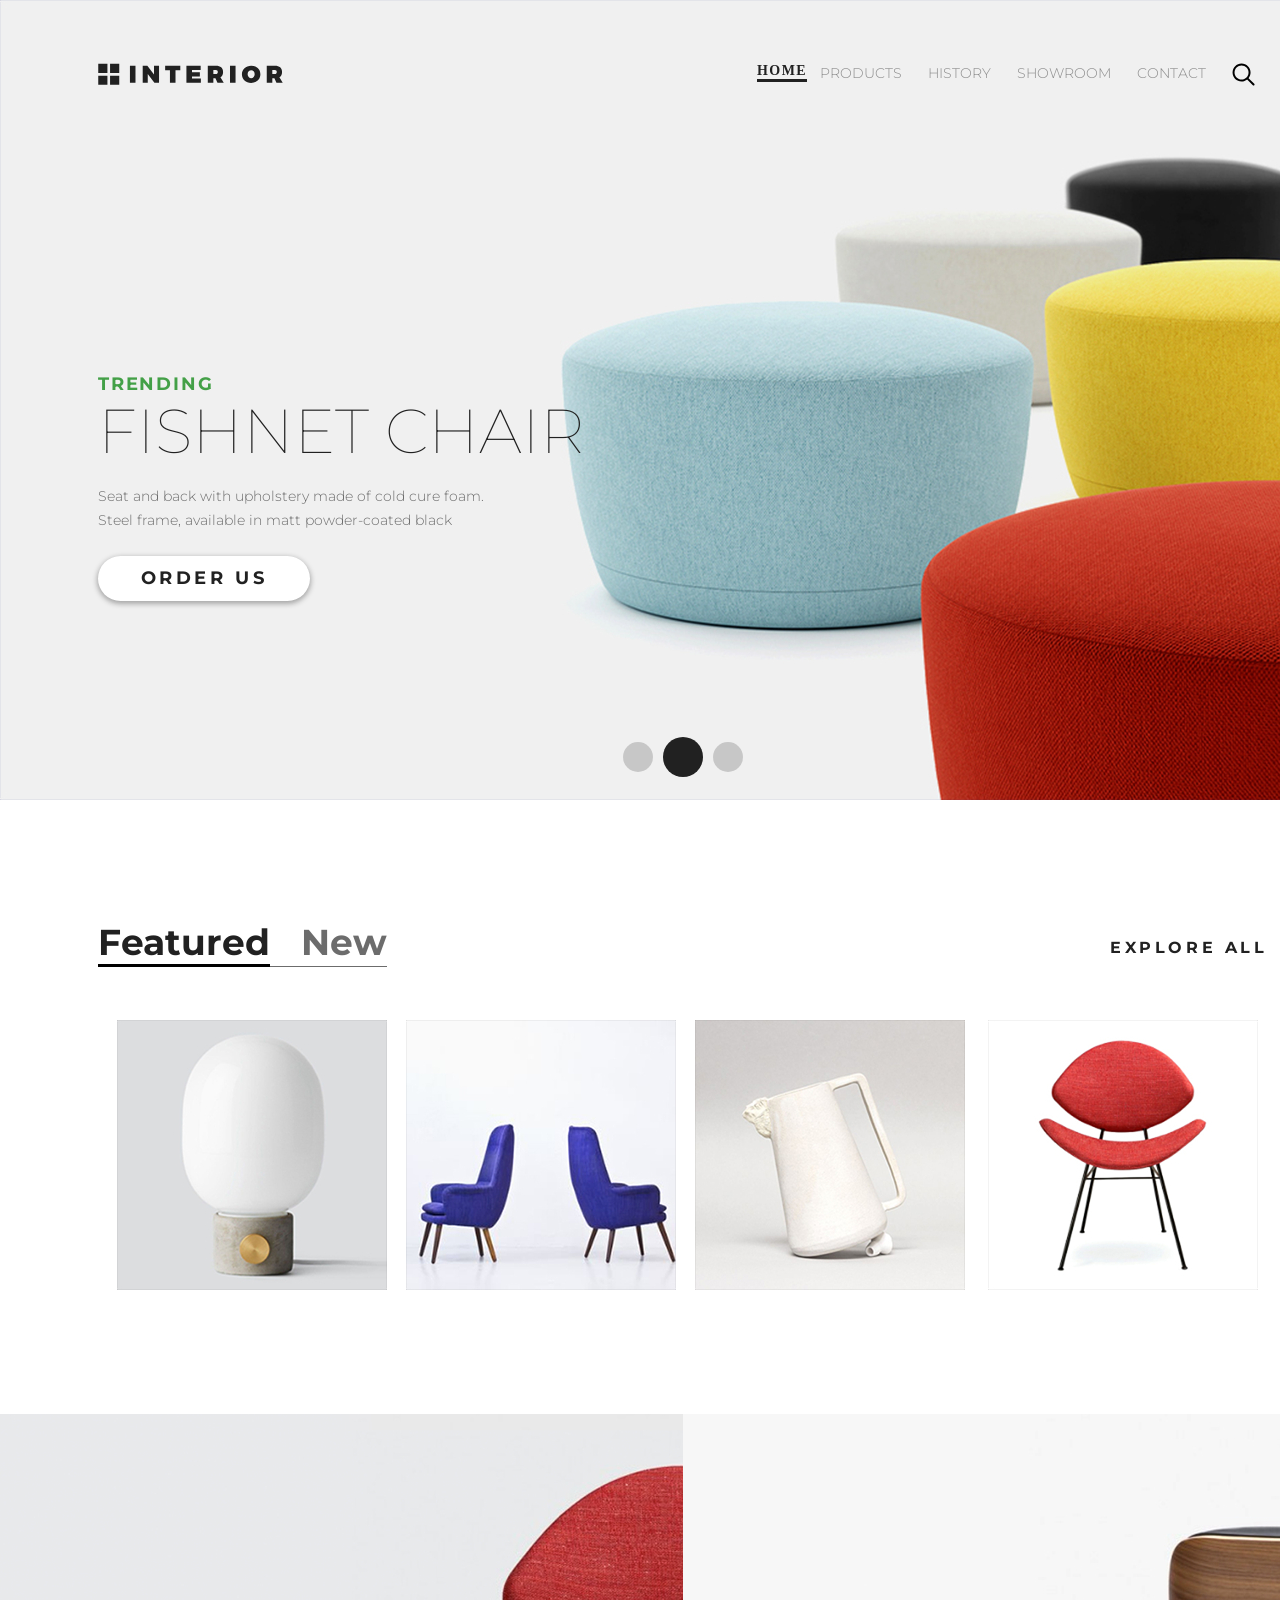
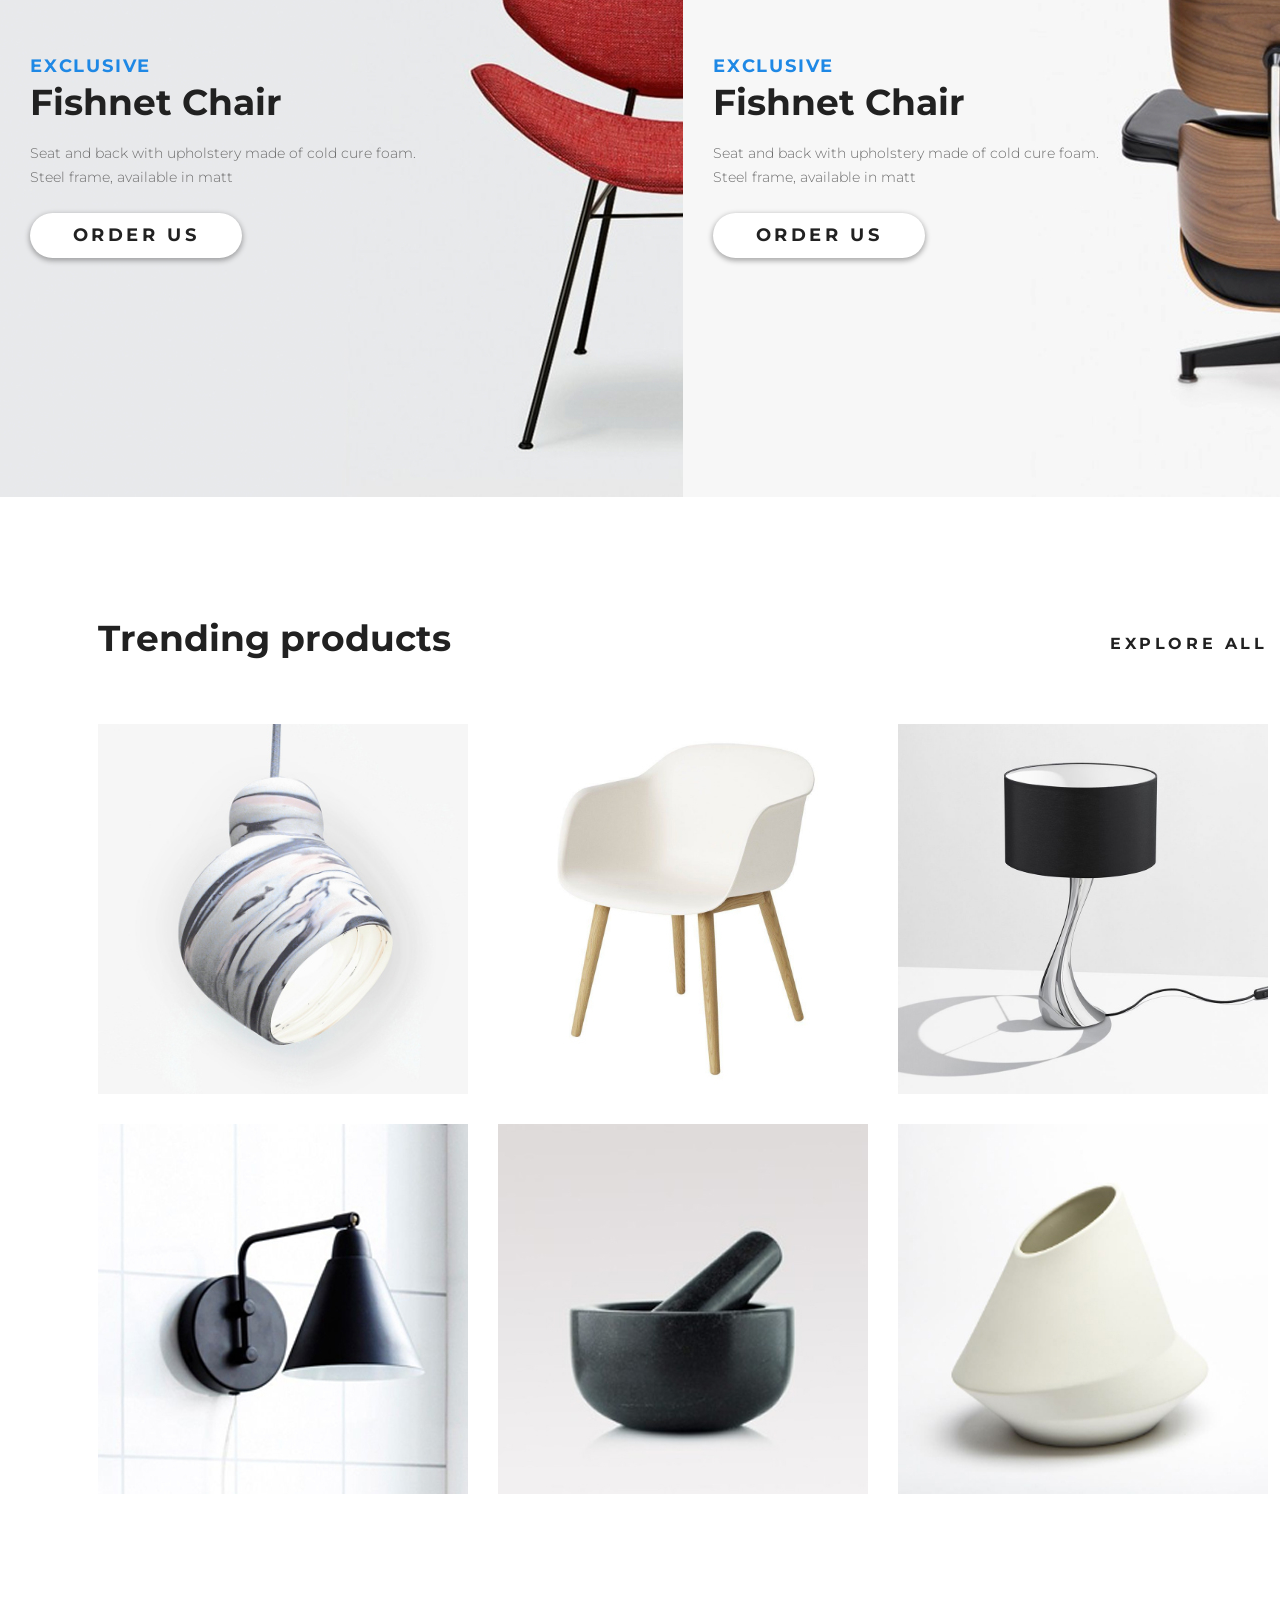
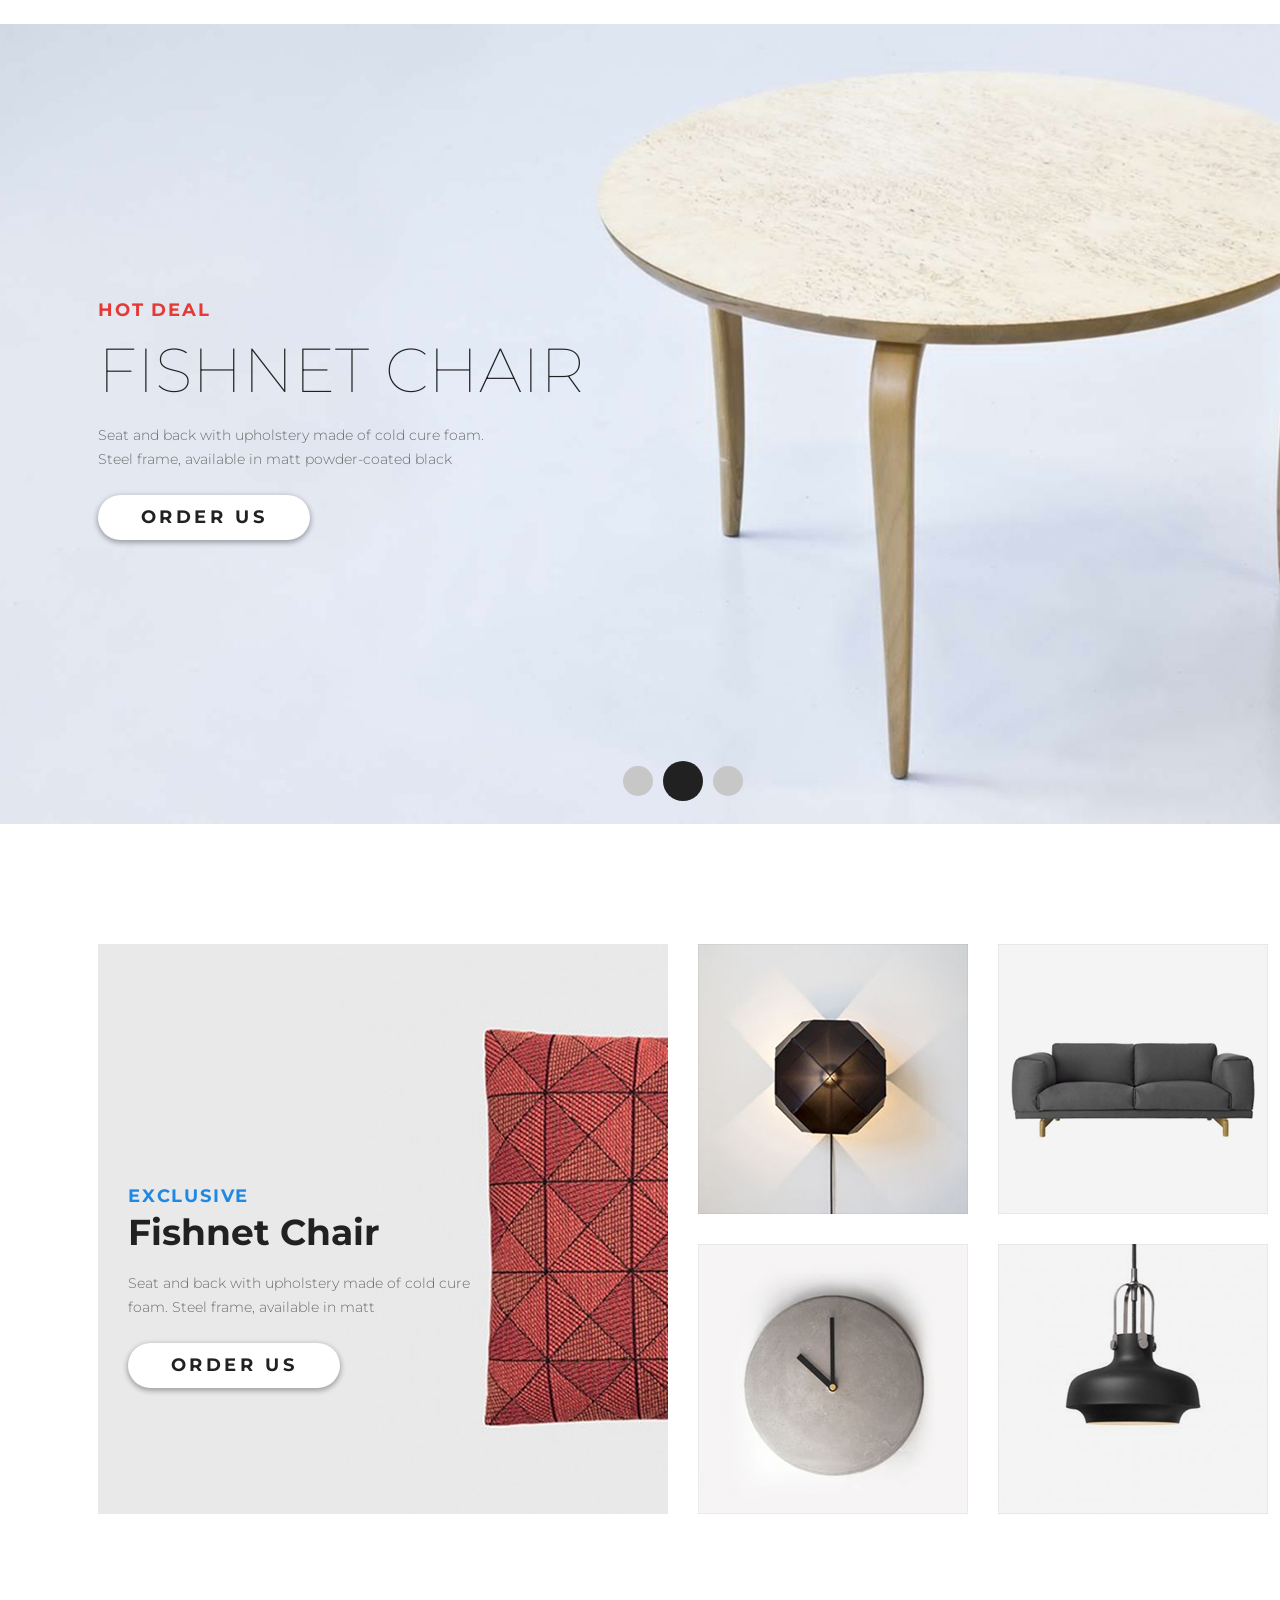
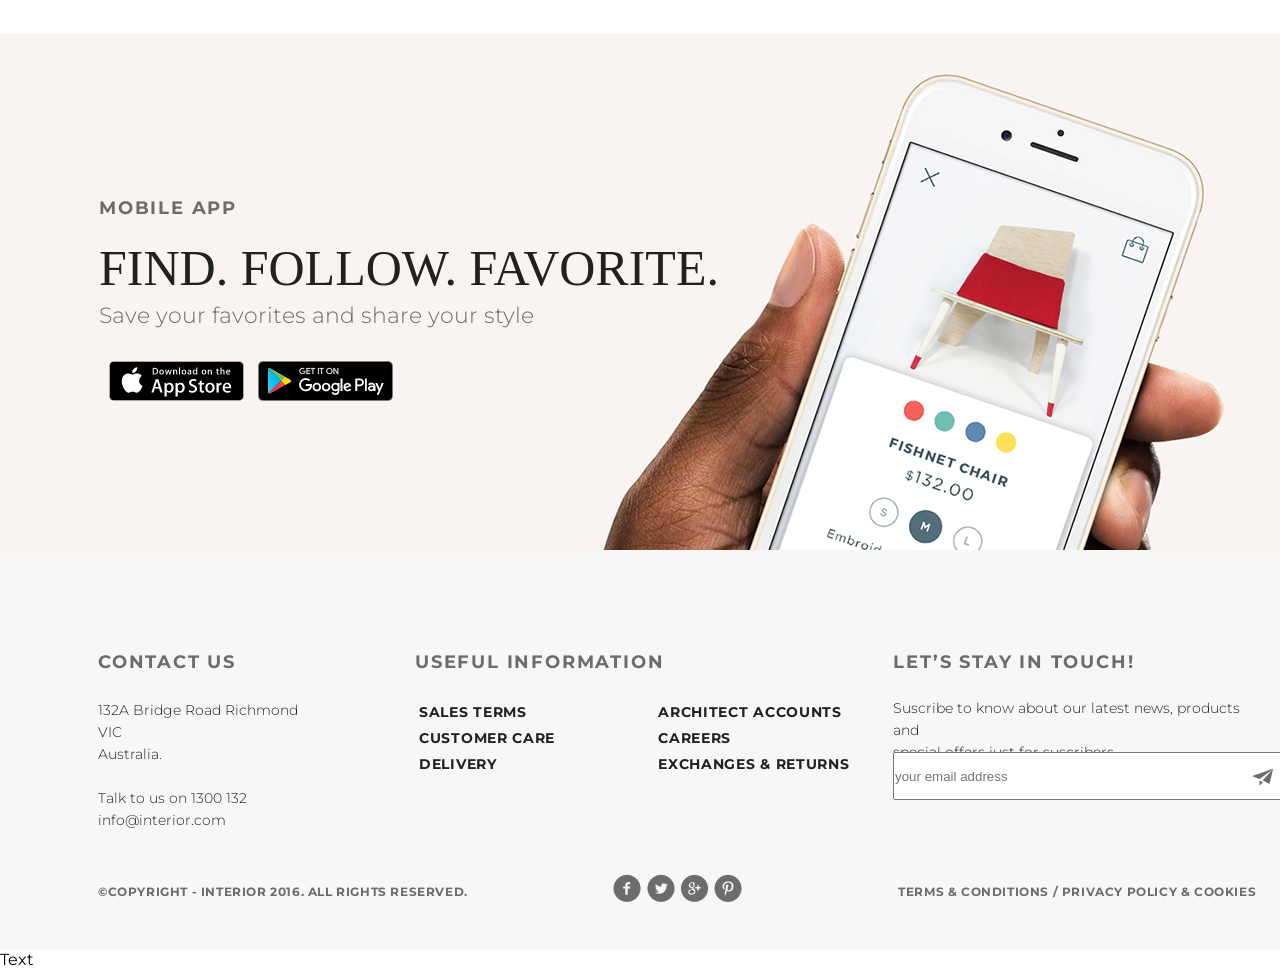
<file: Макет дизайна/index.html>
<!DOCTYPE html>
<html lang="en">

<head>
    <meta charset="UTF-8">
    <title>Main</title>
    <link rel="stylesheet" href="style/style.css">
    <link rel="stylesheet" href="style/style_products.css">
    <link rel="stylesheet" href="style/style_details.css">
  <link href="https://fonts.googleapis.com/css?family=Montserrat:100,300,400,700&display=swap" rel="stylesheet">
</head>

<body>
    <div class="container">
        <div class="slider padding-site">
            <div class="header clearfix">
                <a href="#"><img src="img/logo.svg" alt="logo"></a>
                <ul class="menu clearfix">
                    <li class="menu-list"><a href="#" class="menu-link-active">Home</a></li>
                    <li class="menu-list"><a href="products.html" class="menu-link">Products</a></li>
                    <li class="menu-list"><a href="#" class="menu-link">History</a></li>
                    <li class="menu-list"><a href="#" class="menu-link">Showroom</a></li>
                    <li class="menu-list"><a href="contacts.html" class="menu-link">Contact</a></li>
                    <li class="menu-list"><a href="#" class="menu-link"><img src="img/search.svg" alt="search"></a></li>
                </ul>
            </div>
            <div class="slider-text">
                <p class="slider-trending">TRENDING</p>
                <h2 class="slider-h2">Fishnet Chair</h2>
                <p class="slider-content">Seat and back with upholstery made of cold cure foam. Steel frame, available in matt powder-coated black</p>
                <a href="#" class="button">order us</a>
            </div>
            <div class="pagination">
                <a href="#" class="circle"></a><a href="#" class="circle circle-active"></a><a href="#" class="circle"></a>
            </div>
        </div>
        <div class="Featured-product padding-site">
            <div class="tab-controll">
                <ul class="menu-FN">
                    <li class="menu-list"><a href="#" class="menu-link-FN-active">Featured</a></li>
                    <li class="menu-list"><a href="#" class="menu-link-FN">New</a></li>
                </ul>
                <a href="#" class="explore  clearfix">Explore all</a>
            </div>
            <div class="tab-content">
              <div class="first_img">
               <a href="#" class="product"><img src="img/product-1.jpg" alt="1"></a>
                </div>
                 <div class="text_and_img">
                <img src="img/product-2.jpg" alt="1">
                <div class="hitman">
                <a href="product-details.html"><img src="img/arrow.svg" alt="2"></a>
                  <h3>Fishnet Chair</h3>
                  <p>Seat and back with upholstery made of cold cure foam.</p>
                   </div>
               </div>
                <a href="#" class="product"><img src="img/product-3.jpg" alt="3"></a>
                <a href="#" class="product"><img src="img/product-4.jpg" alt="4"></a>
            </div>
        </div>
        <div class="promo-product">
            <div class="promo-content1">
                <div class="promo-text">
                    <p class="promo-exclusive">exclusive</p>
                    <h2 class="promo-h2-ex">Fishnet Chair</h2>
                    <p class="slider-content">Seat and back with upholstery made of cold cure foam. Steel frame, available in matt</p>
                    <a href="#" class="button">order us</a>
                </div>
            </div>
            <div class="promo-content2">
                <div class="promo-text">
                    <p class="promo-exclusive">exclusive</p>
                    <h2 class="promo-h2-ex">Fishnet Chair</h2>
                    <p class="slider-content">Seat and back with upholstery made of cold cure foam. Steel frame, available in matt</p>
                    <a href="#" class="button">order us</a>
                </div>
            </div>

        </div>
        <div class="trending-product padding-site">
            <div class="title clearfix">
                <p class="trend_prod">Trending products</p>
                <a href="#" class="explore  clearfix">Explore all</a>
            </div>
            <div class="products padding-bottom clearfix">
               <div class="row">
                   <div class="col-md-4">
                            <a href="#"><img src="img/product-11.jpg" alt=""></a>
                   </div>
                    <div class="col-md-4">
                       <a href="#"><img src="img/product-21.jpg" alt=""></a>
                   </div>
                    <div class="col-md-4">
                         <a href="#"><img src="img/product-31.jpg" alt=""></a>
                   </div>
               </div>
            <div class="row">
                   <div class="col-md-4">
                            <a href="#"><img src="img/product-41.jpg" alt=""></a>
                   </div>
                    <div class="col-md-4">
                       <a href="#"><img src="img/product-5.jpg" alt=""></a>
                   </div>
                    <div class="col-md-4">
                         <a href="#"><img src="img/product-6.jpg" alt=""></a>
                   </div>
               </div>
                
              
           
            </div>
        </div>
        <div class="sliderHotDeal padding-site">
            <div class="slider-text_hotDeal">
                <p class="slider-hotDeal">hot deal</p>
                <h2 class="slider-h2">Fishnet Chair</h2>
                <p class="slider-content">Seat and back with upholstery made of cold cure foam. Steel frame, available in matt powder-coated black</p>
                <a href="#" class="button">order us</a>
            </div>
            <div class="pagination">
                <a href="#" class="circle"></a><a href="#" class="circle circle-active"></a><a href="#" class="circle"></a>
            </div>
        </div>
        <div class="exclusive-product padding-site">
            <div class="exclusive-content">
                <div class="promo-text">
                    <p class="promo-exclusive">exclusive</p>
                    <h2 class="promo-h2-ex">Fishnet Chair</h2>
                    <p class="slider-content-ex">Seat and back with upholstery made of cold cure foam. Steel frame, available in matt</p>
                    <a href="#" class="button">order us</a>
                </div>
            </div>
            <a href="#"><img src="img/product-2-sm.jpg" alt="" class="exclusive_img"></a>
            <a href="#"> <img src="img/product-3-sm.jpg" alt="" class="exclusive_img"></a>
            <a href="#"><img src="img/product-4-sm.jpg" alt="" class="exclusive_img"></a>
            <a href="#"><img src="img/product-5-sm.jpg" alt="" class="exclusive_img"></a>
        </div>
        <div class="mobile-app">
            <div class="mobile-text">
                <p class="app">mobile app</p>
                <h2 class="FFF">Find. Follow. Favorite.</h2>
                <p class="Save">Save your favorites and share your style</p>
                <a href="#" class="store"><img src="img/app-store.jpg" alt=""></a>
                <a href="#" class="store"><img src="img/google-play.jpg" alt=""></a>
            </div>
        </div>
        <div class="footer padding-site">
            <div class="head_foot clearfix">
                <h3 class="contact_us">contact us</h3>
                 <h3 class="contact_us">useful information</h3>
                  <h3 class="contact_us" style="padding-right: 0;padding-left:50px">Let’s Stay in Touch!</h3>
            </div>
            <div class="useful_info clearfix">
                <p class="foot_text with_padding">132A Bridge Road Richmond VIC<br> Australia.<br><br>

                    Talk to us on 1300 132<br>
                    info@interior.com</p>
                <ul class="info">
                    <li><a href="#"  class="info-text">Sales terms</a></li>
                    <li><a href="#"  class="info-text">Customer care</a></li>
                    <li><a href="#"  class="info-text">Delivery</a></li>
                </ul>
                <ul class="info">
                    <li><a href="#"  class="info-text">Architect accounts</a></li>
                    <li><a href="#"  class="info-text">Careers</a> </li>
                    <li><a href="#"  class="info-text">Exchanges &amp; returns</a></li>
                </ul>
            <p class="foot_text sub">Suscribe to know about our latest news, products and<br> special offers just for suscribers.</p>
           <input type="search" placeholder="your email address">
           <a href="#"><img src="img/telega.png" alt="" class="telega"></a>
            </div>
            <div class="foot clearfix">
                <p class="foot_end left_foot">&copy;Copyright - INTERIOR 2016. All Rights Reserved.</p><p class="foot_end center_foot"><a href="https://vk.com" target="_blank"><img src="img/social-links.png" alt="social-link" class="social-link"></a></p><p class="foot_end right_foot">Terms &amp; Conditions  /  Privacy policy &amp; Cookies</p>
            </div>
        </div>
    </div>
    <div>Text</div>
</body>

</html>
</file>
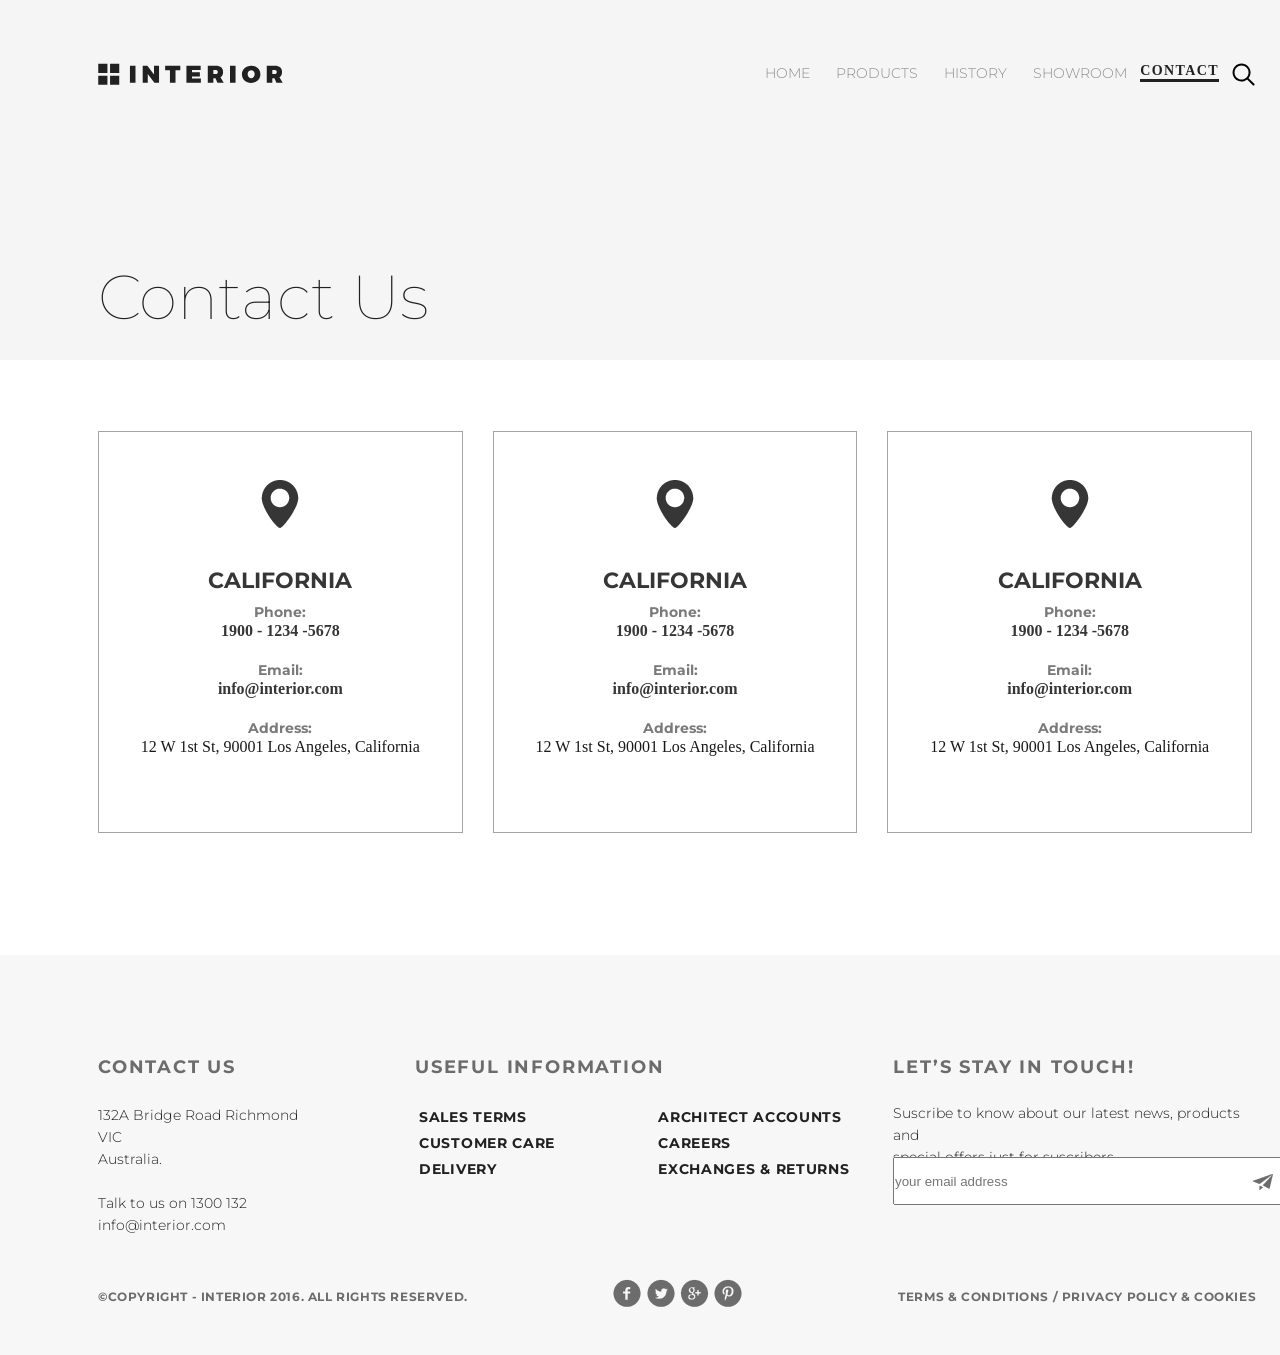
<file: Макет дизайна/contacts.html>
<!DOCTYPE html>
<html lang="en">

<head>
    <meta charset="UTF-8">
    <title>Contacts</title>
    <link rel="stylesheet" href="style/style.css">
    <link rel="stylesheet" href="style/style_contact.css">
    <link href="https://fonts.googleapis.com/css?family=Montserrat:100,300,400,700&display=swap" rel="stylesheet">
</head>

<body>
    <div class="container">
        <div class="slider-contact padding-site">
            <div class="header clearfix">
                <a href="index.html"><img src="img/logo.svg" alt="logo"></a>
                <ul class="menu clearfix">
                    <li class="menu-list"><a href="index.html" class="menu-link">Home</a></li>
                    <li class="menu-list"><a href="products.html" class="menu-link">Products</a></li>
                    <li class="menu-list"><a href="#" class="menu-link">History</a></li>
                    <li class="menu-list"><a href="#" class="menu-link">Showroom</a></li>
                    <li class="menu-list"><a href="#" class="menu-link-active">Contact</a></li>
                    <li class="menu-list"><a href="#" class="menu-link"><img src="img/search.svg" alt="search"></a></li>
                </ul>
            </div>
            <p class="contacts_name">Contact Us</p>
        </div>
        <div class="california padding-site clearfix">
            <div class="calif">
               <img src="img/contacts/spot.jpg" alt="spot" class="spot">
                <p class="text_calif"> california</p>
                <div class="phone">
                    <p class="Phone-Email-Address">Phone:</p>
                    <p class="inf-for">1900 - 1234 -5678</p>
                </div>
                <div class="email">
                    <p class="Phone-Email-Address">Email:</p>
                    <p class="inf-for">info@interior.com</p>
                </div>
                <div class="address">
                    <p class="Phone-Email-Address">Address:</p>
                    <p class="LA_calif">12 W 1st St, 90001 Los Angeles, California</p>
                </div>
            </div>
            <div class="calif">
               <img src="img/contacts/spot.jpg" alt="spot" class="spot">
               <p class="text_calif"> california</p>
                <div class="phone">
                    <p class="Phone-Email-Address">Phone:</p>
                    <p class="inf-for">1900 - 1234 -5678</p>
                </div>
                <div class="email">
                    <p class="Phone-Email-Address">Email:</p>
                    <p class="inf-for">info@interior.com</p>
                </div>
                <div class="address">
                    <p class="Phone-Email-Address">Address:</p>
                    <p class="LA_calif">12 W 1st St, 90001 Los Angeles, California</p>
                </div></div>
            <div class="calif" style="margin-right:0;">
               <img src="img/contacts/spot.jpg" alt="spot" class="spot">
               <p class="text_calif"> california</p>
                <div class="phone">
                    <p class="Phone-Email-Address">Phone:</p>
                    <p class="inf-for">1900 - 1234 -5678</p>
                </div>
                <div class="email">
                    <p class="Phone-Email-Address">Email:</p>
                    <p class="inf-for">info@interior.com</p>
                </div>
                <div class="address">
                    <p class="Phone-Email-Address">Address:</p>
                    <p class="LA_calif">12 W 1st St, 90001 Los Angeles, California</p>
                </div></div>
        </div>
        <div class="footer padding-site">
            <div class="head_foot clearfix">
                <h3 class="contact_us">contact us</h3>
                 <h3 class="contact_us">useful information</h3>
                  <h3 class="contact_us" style="padding-right: 0;padding-left:50px">Let’s Stay in Touch!</h3>
            </div>
            <div class="useful_info clearfix">
                <p class="foot_text with_padding">132A Bridge Road Richmond VIC<br> Australia.<br><br>

                    Talk to us on 1300 132<br>
                    info@interior.com</p>
                <ul class="info">
                    <li><a href="#"  class="info-text">Sales terms</a></li>
                    <li><a href="#"  class="info-text">Customer care</a></li>
                    <li><a href="#"  class="info-text">Delivery</a></li>
                </ul>
                <ul class="info">
                    <li><a href="#"  class="info-text">Architect accounts</a></li>
                    <li><a href="#"  class="info-text">Careers</a> </li>
                    <li><a href="#"  class="info-text">Exchanges &amp; returns</a></li>
                </ul>
            <p class="foot_text sub">Suscribe to know about our latest news, products and<br> special offers just for suscribers.</p>
           <input type="search" placeholder="your email address">
            <a href="#"><img src="img/telega.png" alt="" class="telega"></a>
            </div>
            <div class="foot clearfix">
                <p class="foot_end left_foot">&copy;Copyright - INTERIOR 2016. All Rights Reserved.</p><p class="foot_end center_foot"><a href="https://vk.com" target="_blank"><img src="img/social-links.png" alt="social-link" class="social-link"></a></p><p class="foot_end right_foot">Terms &amp; Conditions  /  Privacy policy &amp; Cookies</p>
            </div>
        </div>
    </div>
</body>

</html>
</file>
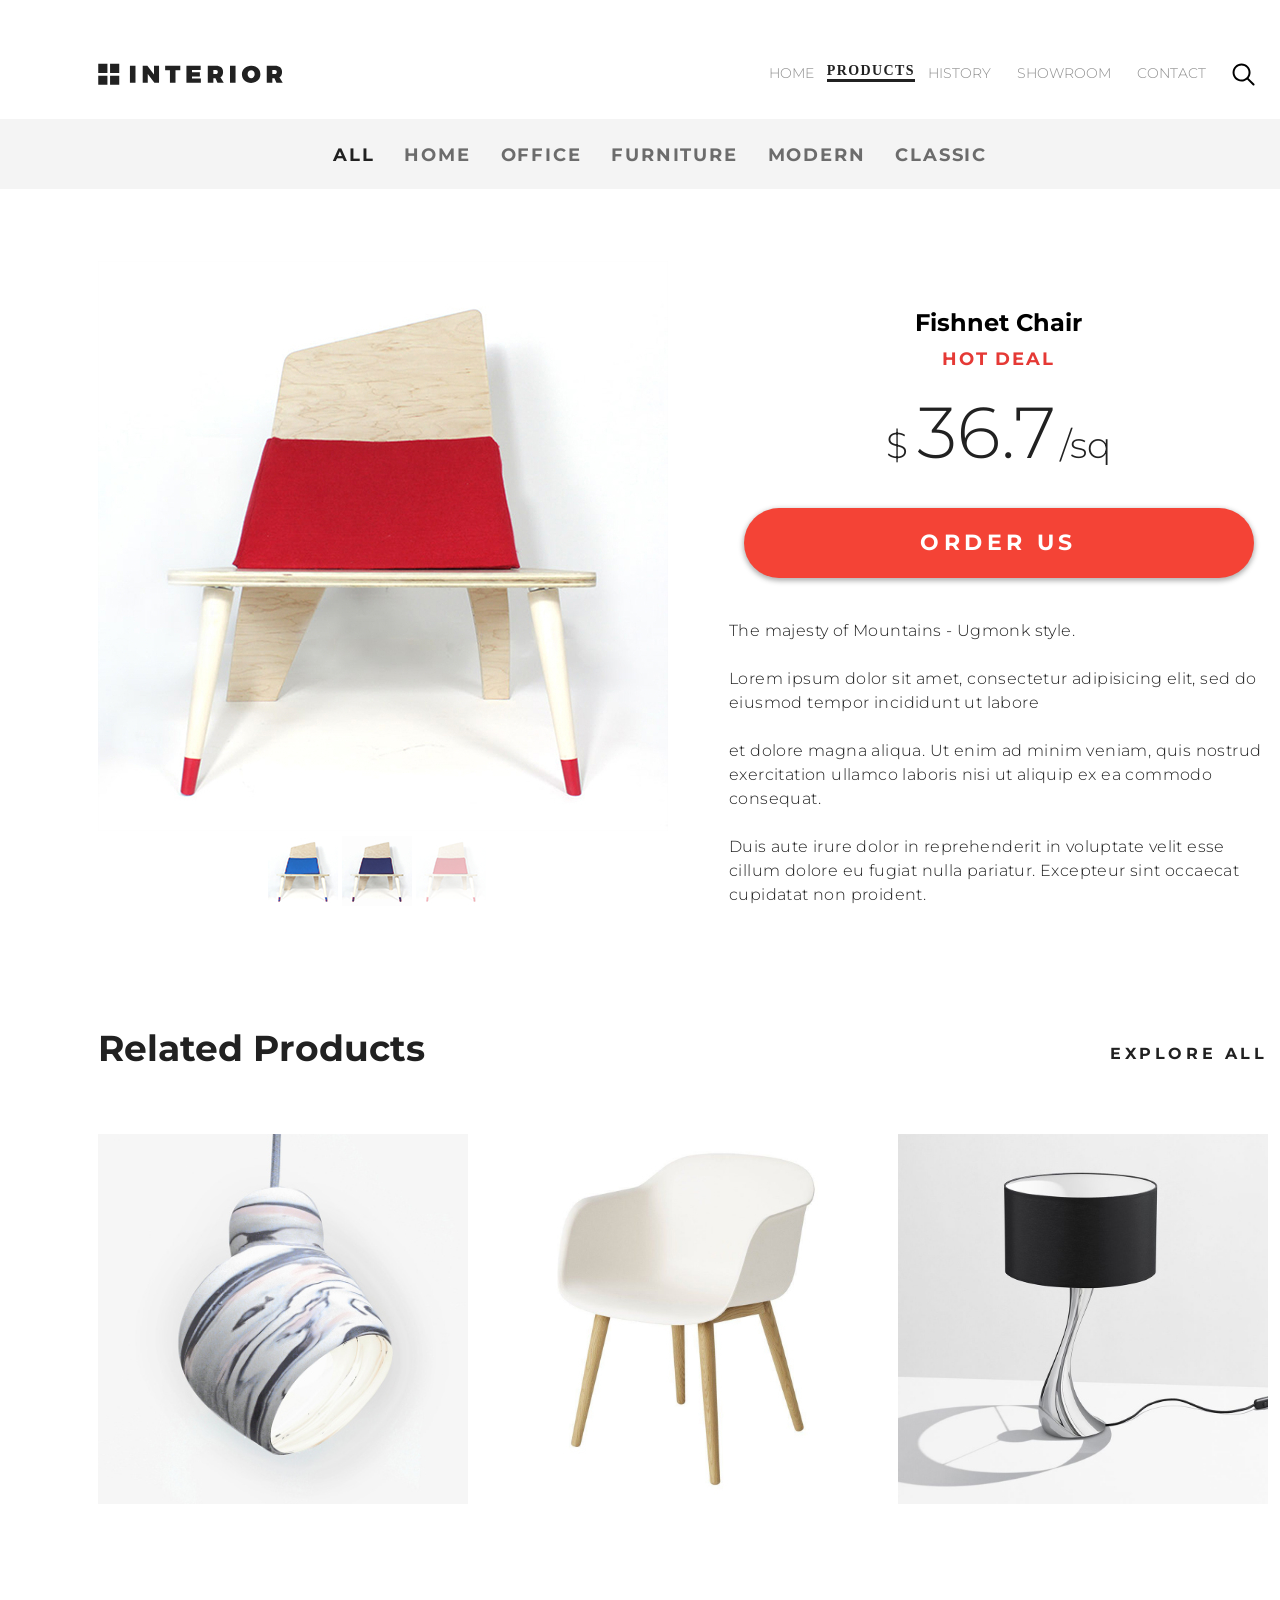
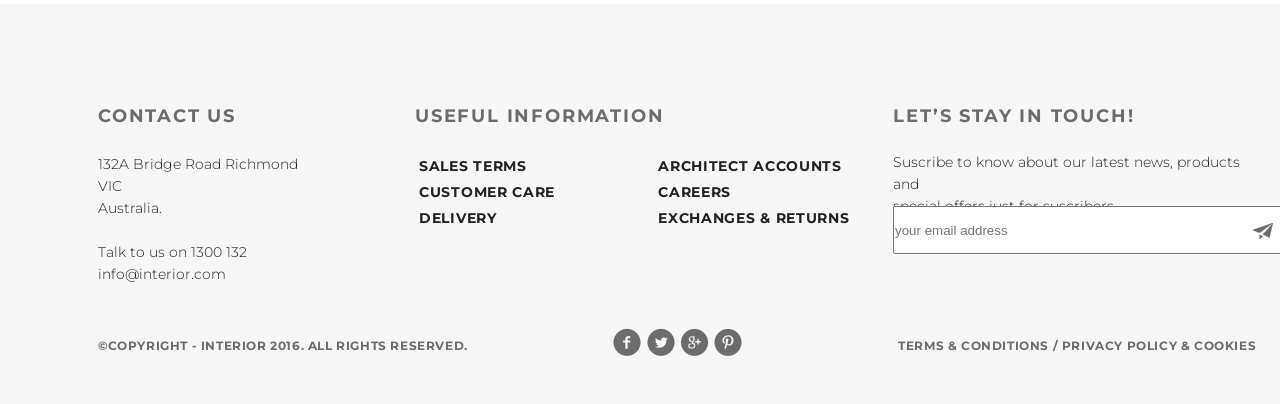
<file: Макет дизайна/product-details.html>
<!DOCTYPE html>
<html lang="en">

<head>
    <meta charset="UTF-8">
    <title>Fishnet Chair</title>
    <link rel="stylesheet" href="style/style.css">
    <link rel="stylesheet" href="style/style_products.css">
    <link rel="stylesheet" href="style/style_details.css">
    <link href="https://fonts.googleapis.com/css?family=Montserrat:100,300,400,700&display=swap" rel="stylesheet">
</head>

<body>
    <div class="container">
        <div class="header clearfix padding-site">
            <a href="index.html"><img src="img/logo.svg" alt="logo"></a>
            <ul class="menu clearfix">
                <li class="menu-list"><a href="index.html" class="menu-link">Home</a></li>
                <li class="menu-list"><a href="products.html" class="menu-link-active">Products</a></li>
                <li class="menu-list"><a href="#" class="menu-link">History</a></li>
                <li class="menu-list"><a href="#" class="menu-link">Showroom</a></li>
                <li class="menu-list"><a href="contacts.html" class="menu-link">Contact</a></li>
                <li class="menu-list"><a href="#" class="menu-link"><img src="img/search.svg" alt="search"></a></li>
            </ul>
        </div>
        <div class="mainDetails">
            <div class="headerDetails">
                <ul class="ulDetails">
                    <li class="detailsList"><a href="#" class="detailsLink-active">All</a></li>
                    <li class="detailsList"><a href="#" class="detailsLink">HOME</a></li>
                    <li class="detailsList"><a href="#" class="detailsLink">OFFICE</a></li>
                    <li class="detailsList"><a href="#" class="detailsLink">FURNITURE</a></li>
                    <li class="detailsList"><a href="#" class="detailsLink">MODERN</a></li>
                    <li class="detailsList"><a href="#" class="detailsLink">CLASSIC</a></li>
                </ul>
            </div>
            <div class="Details padding-site">
                <div class="details_img">
                    <a href="img/products-details/slider1.jpg" target="_blank"><img src="img/products-details/slider1.jpg" alt=""></a>
                    <div class="mini-products"> 
                    <a href="img/products-details/control.jpg" target="_blank"><img src="img/products-details/controll.jpg" alt=""></a>
                    <a href="img/products-details/controll11.jpg" target="_blank"><img src="img/products-details/controll11.jpg" alt=""></a>
                    <a href="img/products-details/controll2.jpg" target="_blank"><img src="img/products-details/controll2.jpg" alt=""></a>
                    </div>


                </div>
                <div class="details-info">
                    <h2 class="promo-h2">Fishnet Chair</h2>
                    <p class="slider-hotDeal">Hot Deal</p>
                    <p class="price"><span class="dollar">&#36; </span> <span class="cost">36.7</span> <span class="sq">/sq</span></p>
                    <a href="#" class="red_button">Order Us</a>
                    <p class="details-text">The majesty of Mountains - Ugmonk style.<br><br>
                        Lorem ipsum dolor sit amet, consectetur adipisicing elit, sed do eiusmod tempor incididunt ut labore<br><br>
                        et dolore magna aliqua. Ut enim ad minim veniam, quis nostrud exercitation ullamco laboris nisi ut aliquip ex ea commodo consequat.<br><br>
                        Duis aute irure dolor in reprehenderit in voluptate velit esse cillum dolore eu fugiat nulla pariatur. Excepteur sint occaecat cupidatat non proident.</p>
                </div>
            </div>
            
        
        </div>
        <div class="trending-product padding-site">
            <div class="title clearfix">
                <p class="trend_prod">Related Products</p>
                <a href="#" class="explore  clearfix">Explore all</a>
            </div>
            <div class="products padding-bottom clearfix">
               <div class="col-md-4">
                <a href="#"><img src="img/product-11.jpg" alt=""></a></div>
                <div class="col-md-4"><a href="#"><img src="img/product-21.jpg" alt=""></a></div>
                <div class="col-md-4"><a href="#"><img src="img/product-31.jpg" alt=""></a></div>
            </div>
        </div>
        <div class="footer padding-site">
            <div class="head_foot clearfix">
                <h3 class="contact_us">contact us</h3>
                 <h3 class="contact_us">useful information</h3>
                  <h3 class="contact_us" style="padding-right: 0;padding-left:50px">Let’s Stay in Touch!</h3>
            </div>
            <div class="useful_info clearfix">
                <p class="foot_text with_padding">132A Bridge Road Richmond VIC<br> Australia.<br><br>

                    Talk to us on 1300 132<br>
                    info@interior.com</p>
                <ul class="info">
                    <li><a href="#"  class="info-text">Sales terms</a></li>
                    <li><a href="#"  class="info-text">Customer care</a></li>
                    <li><a href="#"  class="info-text">Delivery</a></li>
                </ul>
                <ul class="info">
                    <li><a href="#"  class="info-text">Architect accounts</a></li>
                    <li><a href="#"  class="info-text">Careers</a> </li>
                    <li><a href="#"  class="info-text">Exchanges &amp; returns</a></li>
                </ul>
            <p class="foot_text sub">Suscribe to know about our latest news, products and<br> special offers just for suscribers.</p>
           <input type="search" placeholder="your email address">
            <a href="#"><img src="img/telega.png" alt="" class="telega"></a>
            </div>
            <div class="foot clearfix">
                <p class="foot_end left_foot">&copy;Copyright - INTERIOR 2016. All Rights Reserved.</p><p class="foot_end center_foot"><a href="https://vk.com" target="_blank"><img src="img/social-links.png" alt="social-link" class="social-link"></a></p><p class="foot_end right_foot">Terms &amp; Conditions  /  Privacy policy &amp; Cookies</p>
            </div>
        </div>
    </div>
</body>

</html>
</file>
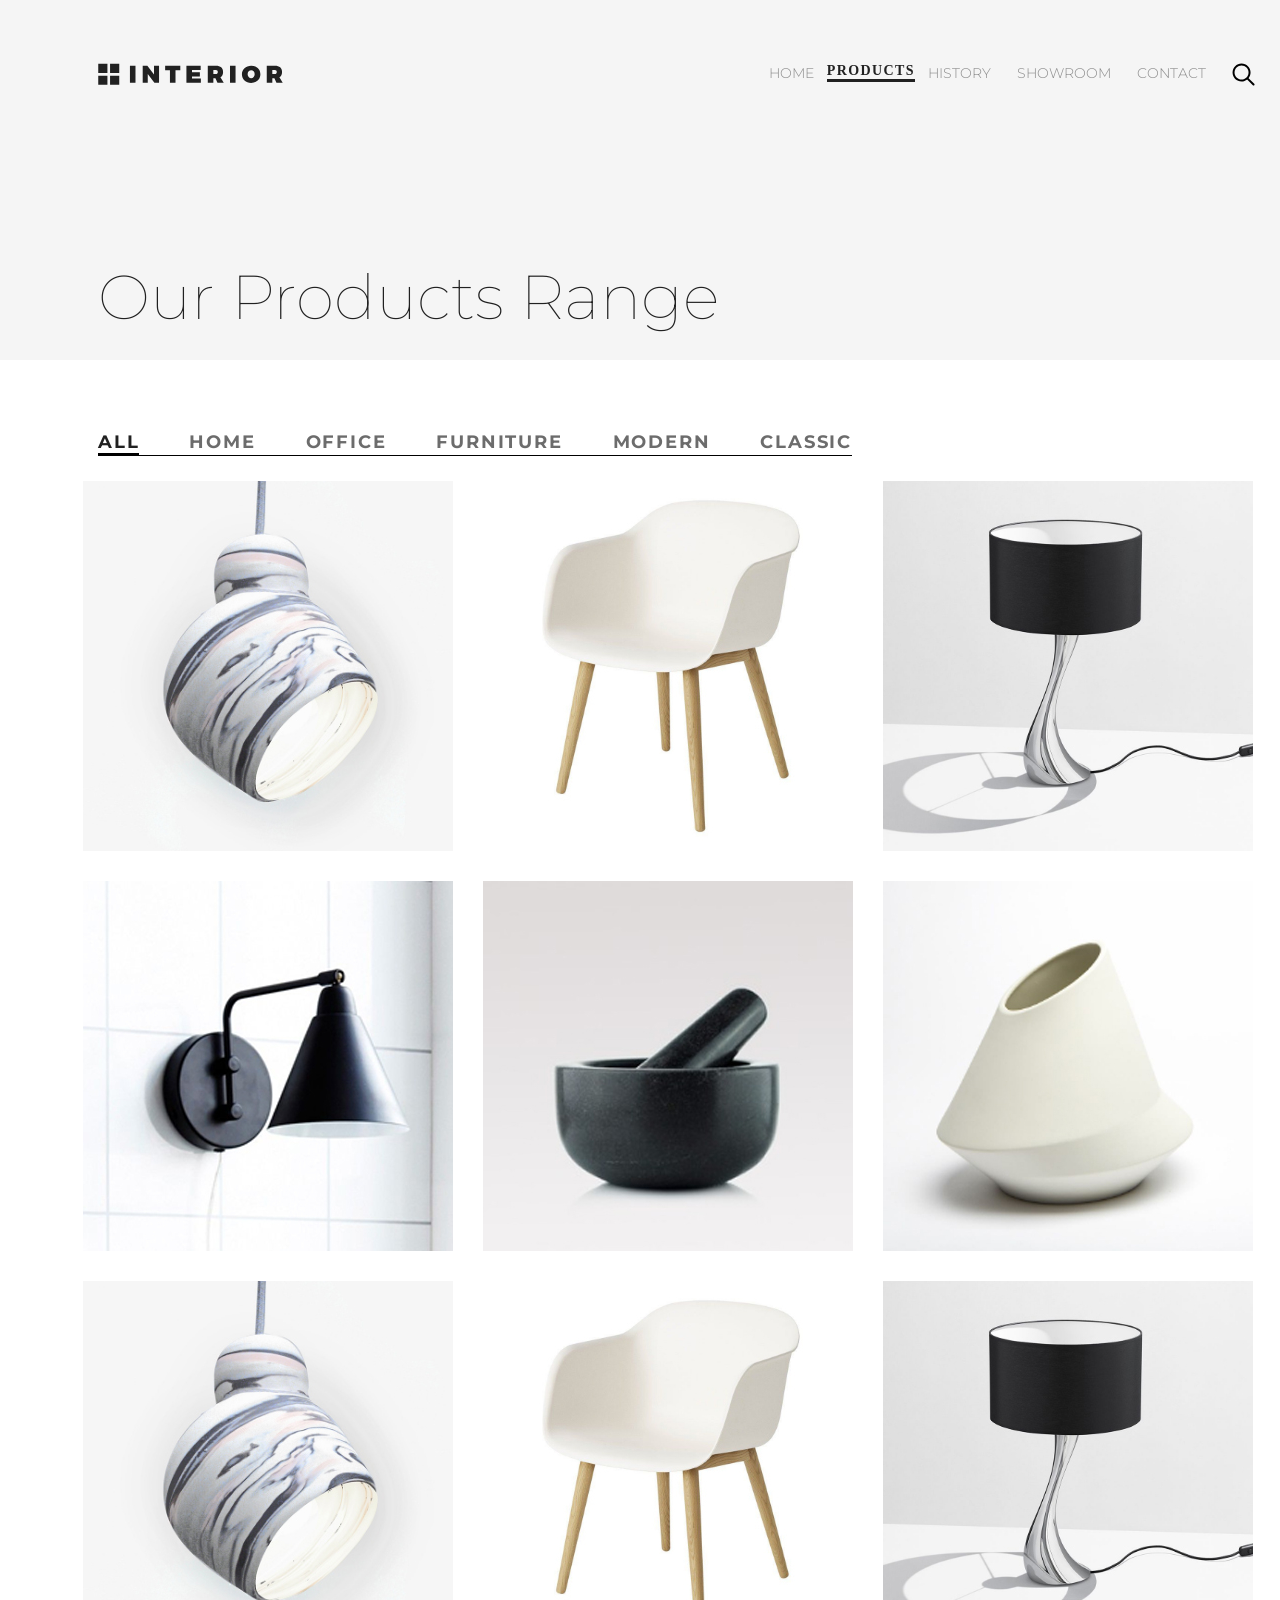
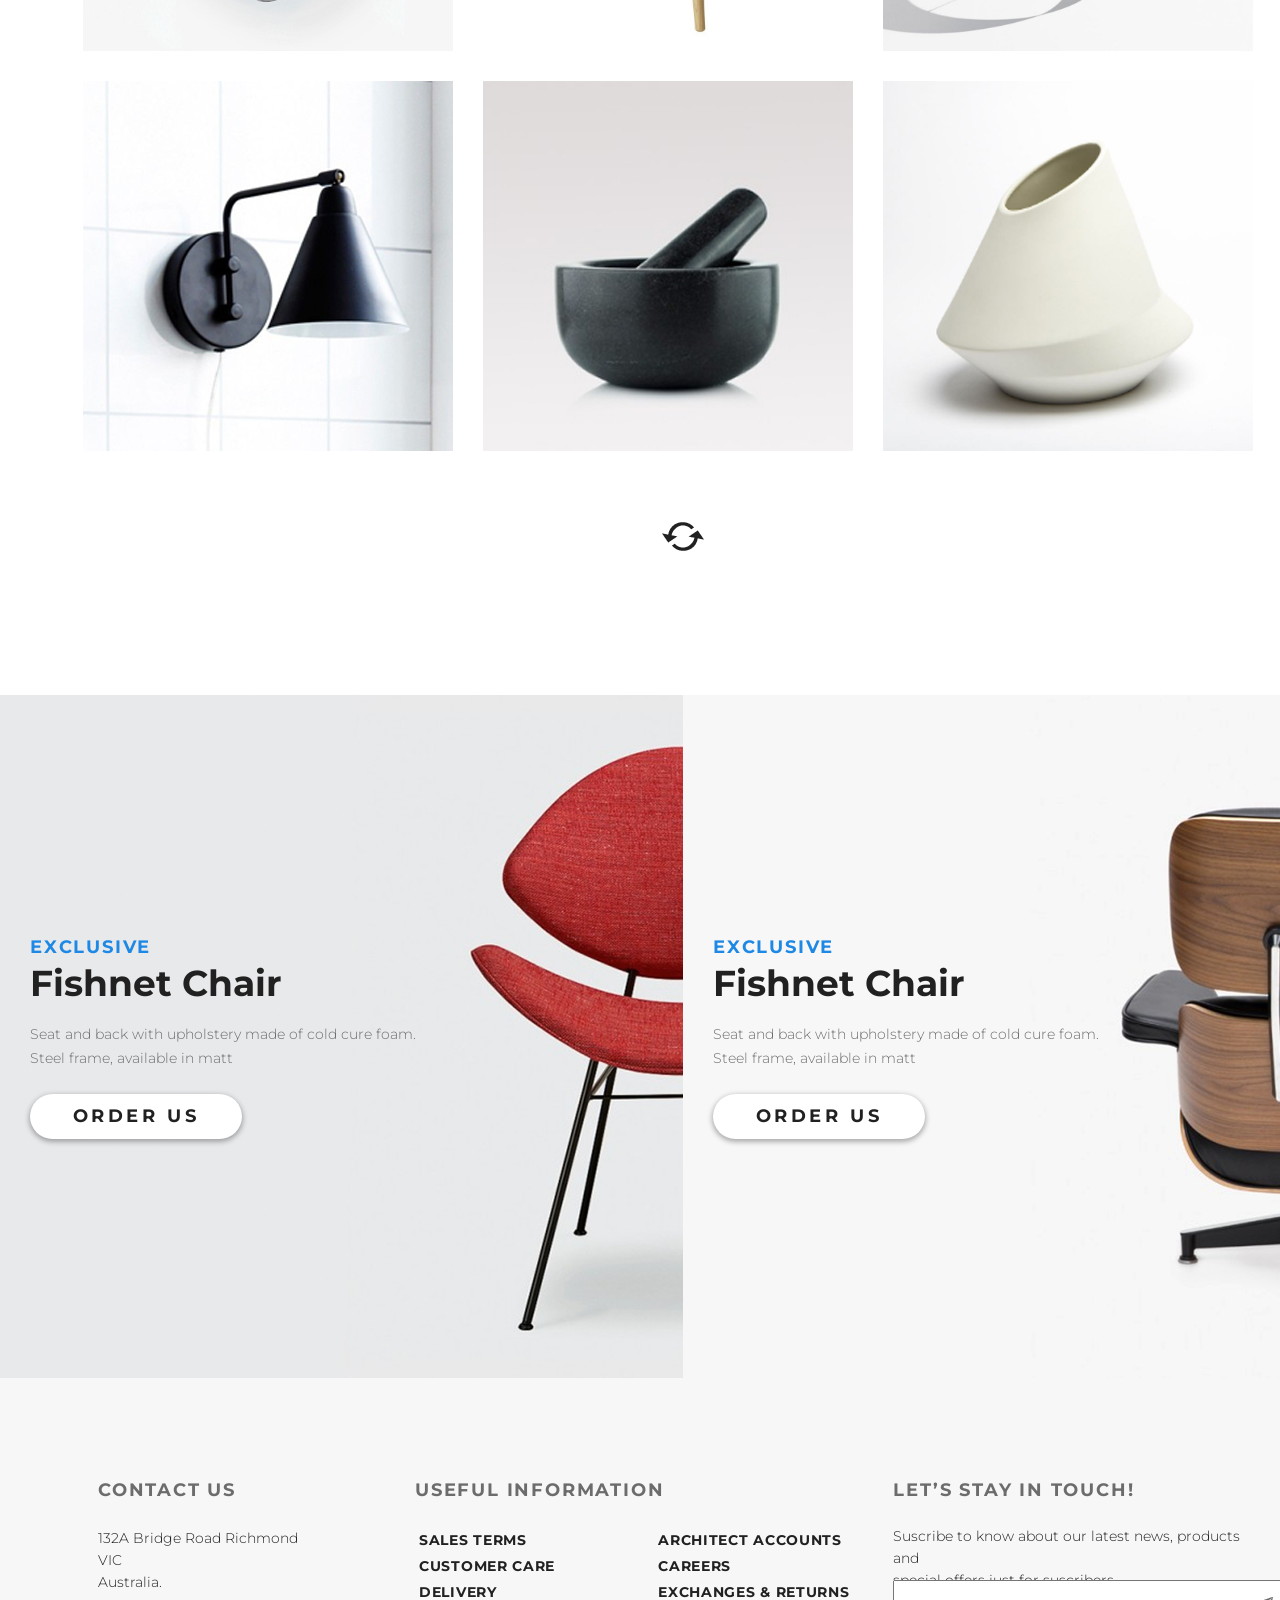
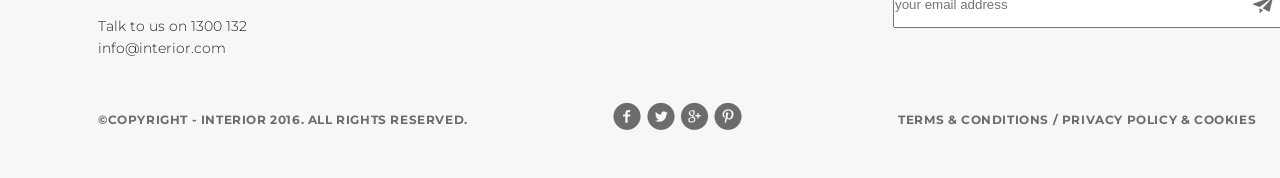
<file: Макет дизайна/products.html>
<!DOCTYPE html>
<html lang="en">

<head>
    <meta charset="UTF-8">

    <title>Products</title>
    <link rel="stylesheet" href="style/style.css">
    <link rel="stylesheet" href="style/style_contact.css">
    <link rel="stylesheet" href="style/style_products.css">
    <link href="https://fonts.googleapis.com/css?family=Montserrat:100,300,400,700&display=swap" rel="stylesheet">
  
</head>

<body>
    <div class="container">
        <div class="slider-contact padding-site">
            <div class="header clearfix">
                <a href="index.html"><img src="img/logo.svg" alt="logo"></a>
                <ul class="menu clearfix">
                    <li class="menu-list"><a href="index.html" class="menu-link">Home</a></li>
                    <li class="menu-list"><a href="#" class="menu-link-active">Products</a></li>
                    <li class="menu-list"><a href="#" class="menu-link">History</a></li>
                    <li class="menu-list"><a href="#" class="menu-link">Showroom</a></li>
                    <li class="menu-list"><a href="contacts.html" class="menu-link">Contact</a></li>
                    <li class="menu-list"><a href="#" class="menu-link"><img src="img/search.svg" alt="search"></a></li>
                </ul>
            </div>
            <p class="contacts_name">Our Products Range</p>
        </div>
        <div class="nav-product padding-site">
            <ul>
                <li class="product-list"><a href="#" class="link-product-active">All</a></li>
                <li class="product-list"><a href="#" class="link-product">HOME</a></li>
                <li class="product-list"><a href="#" class="link-product">OFFICE</a></li>
                <li class="product-list"><a href="#" class="link-product">FURNITURE</a></li>
                <li class="product-list"><a href="#" class="link-product">MODERN</a></li>
                <li class="product-list"><a href="#" class="link-product">CLASSIC</a></li>
            </ul>
        </div>
        <div class="products">
            <div class="row">
                <div class="col-md-4"><a href="#"><img src="img/products/product-11.jpg" alt="product-11"></a></div>
                <div class="col-md-4"><a href="#"><img src="img/products/product-21.jpg" alt="product-21"></a></div>
                <div class="col-md-4"><a href="#"><img src="img/products/product-31.jpg" alt="product-31"></a></div>
            </div>
               <div class="row">
                   <div class="col-md-4"><a href="#"><img src="img/products/product-41.jpg" alt="product-41"></a></div>
                   <div class="col-md-4"><a href="#"><img src="img/products/product-5.jpg" alt="product-5"></a></div>
                   <div class="col-md-4"><a href="#"><img src="img/products/product-6.jpg" alt="product-6"></a></div>
            </div>
              <div class="row">
                  <div class="col-md-4"><a href="#"><img src="img/products/product-11.jpg" alt="product-11"></a></div>
                  <div class="col-md-4"><a href="#"><img src="img/products/product-21.jpg" alt="product-21"></a></div>
                  <div class="col-md-4"><a href="#"><img src="img/products/product-31.jpg" alt="product-31"></a></div>
            </div>
               <div class="row">
                   <div class="col-md-4"><a href="#"><img src="img/products/product-41.jpg" alt="product-41"></a></div>
                   <div class="col-md-4"><a href="#"><img src="img/products/product-5.jpg" alt="product-5"></a></div>
                   <div class="col-md-4"><a href="#"><img src="img/products/product-6.jpg" alt="product-6"></a></div>
            </div>
            <div class="update"><a href="#"><img src="img/products/update.jpg" alt=""></a></div>
        </div>
        <div class="promo-product">
            <div class="promo-content1">
                <div class="promo-text">
                    <p class="promo-exclusive">exclusive</p>
                    <h2 class="promo-h2-ex">Fishnet Chair</h2>
                    <p class="slider-content">Seat and back with upholstery made of cold cure foam. Steel frame, available in matt</p>
                    <a href="#" class="button">order us</a>
                </div>
            </div>
            <div class="promo-content2">
                <div class="promo-text">
                    <p class="promo-exclusive">exclusive</p>
                    <h2 class="promo-h2-ex">Fishnet Chair</h2>
                    <p class="slider-content">Seat and back with upholstery made of cold cure foam. Steel frame, available in matt</p>
                    <a href="#" class="button">order us</a>
                </div>
            </div>

        </div>
         <div class="footer padding-site">
            <div class="head_foot clearfix">
                <h3 class="contact_us">contact us</h3>
                 <h3 class="contact_us">useful information</h3>
                  <h3 class="contact_us" style="padding-right: 0;padding-left:50px">Let’s Stay in Touch!</h3>
            </div>
            <div class="useful_info clearfix">
                <p class="foot_text with_padding">132A Bridge Road Richmond VIC<br> Australia.<br><br>

                    Talk to us on 1300 132<br>
                    info@interior.com</p>
                <ul class="info">
                    <li><a href="#"  class="info-text">Sales terms</a></li>
                    <li><a href="#"  class="info-text">Customer care</a></li>
                    <li><a href="#"  class="info-text">Delivery</a></li>
                </ul>
                <ul class="info">
                    <li><a href="#"  class="info-text">Architect accounts</a></li>
                    <li><a href="#"  class="info-text">Careers</a> </li>
                    <li><a href="#"  class="info-text">Exchanges &amp; returns</a></li>
                </ul>
            <p class="foot_text sub">Suscribe to know about our latest news, products and<br> special offers just for suscribers.</p>
           <input type="search" placeholder="your email address">
            <a href="#"><img src="img/telega.png" alt="telega" class="telega"></a>
            </div>
            <div class="foot clearfix">
                <p class="foot_end left_foot">&copy;Copyright - INTERIOR 2016. All Rights Reserved.</p><p class="foot_end center_foot"><a href="https://vk.com" target="_blank"><img src="img/social-links.png" alt="social-link" class="social-link"></a></p><p class="foot_end right_foot">Terms &amp; Conditions  /  Privacy policy &amp; Cookies</p>
            </div>
        </div>
    </div>
</body>

</html>
</file>
<file: Макет дизайна/style/style.css>
* {
    margin: 0;
    padding: 0;
}

body {
    font-family: 'Montserrat', sans-serif;
}

.container {
    width: 1366px;
    margin: 0 auto;
}

.clearfix:after {
    content: "";
    display: table;
    clear: both;
}

.slider {
    height: 800px;
    background-image: url(../img/slider-back.jpg);
    position: relative;
}

.padding-site {
    padding-left: 98px;
    padding-right: 98px;
}

.header {
    padding-top: 63px;
}

.menu {
    float: right;
}

.menu-list {
    list-style-type: none;
    float: left;
}

.menu-link {
    /* Style for "HOME     P" */
    color: #8c8c8c;
    font-family: "Montserrat";
    font-size: 14px;
    text-transform: uppercase;

    /* Text style for "PRODUCTS" */
    font-weight: 300;
    text-decoration: none;
    padding: 10px 13px;
}

.menu-link:hover {
    color: #212121;
}

.menu-link-active {
    /* Style for "HOME     P" */
    font-size: 14px;
    text-transform: uppercase;
    /* Text style for "HOME" */
    color: #212121;
    font-family: "Montserrat - Bold";
    font-weight: 700;
    letter-spacing: 1.4px;
    border-bottom: 3px solid #212121;
    text-decoration: none;
    float: left;
}

.slider-text {
    margin-top: 283px;
}

.slider-trending {
    /* Style for "TRENDING" */

    color: #43a047;
    font-family: "Montserrat";
    font-size: 18px;
    font-weight: 700;
    text-transform: uppercase;
    /* Text style for "TRENDING" */
    letter-spacing: 1.8px;
}

.slider-h2 {
    /* Style for "Fishnet Ch" */
    color: #212121;
    font-size: 62px;
    font-weight: 100;
    line-height: 72px;
    text-transform: uppercase;
}

.slider-content {
    /* Style for "Seat and b" */

    color: #6c6c6c;
    font-family: "Montserrat";
    font-size: 14px;
    font-weight: 300;
    line-height: 24px;
    width: 400px;
    height: 38px;
    margin-top: 17px;
    margin-bottom: 34px;
}

.button {
    /* Style for "back" */
    /* Style for "Order Us" */
    color: #212121;
    font-family: "Montserrat";
    font-size: 18px;
    font-weight: 700;
    line-height: 45px;
    text-transform: uppercase;
    /* Text style for "Order Us" */
    letter-spacing: 3.6px;
    /* Style for "back" */
    width: 212px;
    height: 45px;
    box-shadow: 0 2px 5px 1px rgba(33, 33, 33, 0.35);
    border-radius: 23px;
    background-color: #ffffff;
    text-align: center;
    display: inline-block;
    text-decoration: none;
}

.button:hover:after {
    content: url(../img/arrow.svg);
    display: inline-block;
}

.pagination {
    position: absolute;
    width: 1170px;
    bottom: 19px;
    text-align: center;
}

.circle {
    width: 30px;
    height: 30px;
    display: inline-block;
    background-color: #c7c7c7;
    border-radius: 50%;
    margin: 5px;
}

.circle:hover {
    background-color: #212121;
}

.circle-active {
    width: 40px;
    height: 40px;
    background-color: #212121;
    margin-bottom: 0;
}

.tab-controll {
    padding-bottom: 50px;
    padding-top: 120px;
}

.menu-link-FN-active {
    /* Style for "Featured" */
    width: 158px;
    height: 27px;
    color: #212121;
    font-family: Montserrat;
    font-size: 36px;
    font-weight: 700;
    text-decoration: none;
    border-bottom: 3px solid black;
}

.menu-link-FN {
    /* Style for "New" */
    width: 80px;
    height: 25px;
    color: #6c6c6c;
    font-family: Montserrat;
    font-size: 36px;
    font-weight: 700;
    text-decoration: none;
    border-bottom: 1px solid #6c6c6c;
    padding-left: 31px;
    padding-bottom: 2px;
}

.menu-link-FN:hover {
    color: #212121;
}

.explore {
    float: right;
    /* Style for "explore al" */
    width: 158px;
    height: 13px;
    color: #212121;
    font-family: Montserrat;
    font-weight: 700;
    line-height: 24px;
    text-transform: uppercase;
    /* Text style for "explore al" */
    letter-spacing: 3.6px;
    text-decoration: none;
    padding-top: 16px;
}

.explore:hover:after {
    float: right;
    position: relative;
    bottom: 24px;
    left: 10px;
    content: url(../img/arrow.svg);
}

.tab-content {
    padding-top: 50px;
    position: relative;
}

.first_img{
     float:left; margin-right: 19px;
}
.text_and_img {
    position: relative;
    float: left;
    height: 270px;
}

.hitman {
    position: absolute;
    top: 0;
    bottom: 0;
    left: 0;
    right: 0;
    visibility: hidden;
}

.hitman a {
    /* Style for "back" */
    width: 48px;
    height: 48px;
    display: inline-block;
    box-shadow: 0 2px 5px 1px rgba(33, 33, 33, 0.35);
    border-radius: 24px;
    background-color: #ffffff;
    margin: 0 auto;
    margin-top: 62px;
    margin-left: 111px;
}

.hitman a img {
    width: 48px;
    height: 20px;
    margin: 0 auto;
    padding-top: 14px;
}

.hitman h3 {
    /* Style for "Fishnet Ch" */
    width: 270px;
    color: #212121;
    font-family: Montserrat;
    font-size: 22px;
    font-weight: 700;
    line-height: 29.88px;
    text-align: center;
    padding-top: 19px
}

.hitman p {
    text-align: center;
    width: 215px;
    /* Style for "Seat and b" */
    color: #6c6c6c;
    font-family: Montserrat;
    font-size: 14px;
    font-weight: 300;
    line-height: 21.91px;
    margin: 0 auto;
    padding-top: 23px;
}

.text_and_img:hover .hitman {
    background-color: rgba(255,255,255,0.75);
    visibility: visible;
     outline: 1px solid blue;
}

.product {
    padding-left: 19px;
}

.product img:hover {
    outline: 1px solid blue;
}

.col-md-4 a img:hover {
    outline: 1px solid blue;
}

.promo-product {
    padding-top: 120px;
    height: 683px;
}

.promo-content1 {
    /* Style for "promo-img1" */
    width: 683px;
    height: 683px;
    background-image: url(../img/promo-img1.jpg);
    float: left;
}

.promo-content2 {
    /* Style for "promo-img1" */
    width: 683px;
    height: 683px;
    background-image: url(../img/promo-img.jpg);
    float: right;
}

.promo-text {
    margin-top: 228px;
    padding-left: 30px;
}

.promo-exclusive {
    /* Style for "exclusive" */
    width: 115px;
    height: 13px;
    color: #1e88e5;
    font-family: Montserrat;
    font-size: 18px;
    font-weight: 700;
    line-height: 48px;
    text-transform: uppercase;
    /* Text style for "exclusive" */
    letter-spacing: 1.8px;
}

.promo-h2-ex {
    /* Style for "Fishnet Ch" */
    color: #212121;
    font-family: Montserrat;
    font-size: 36px;
    font-weight: 700;
        padding-top: 25px;
}

.title {
    padding-top: 119px;
    padding-bottom: 64px;
}

.trend_prod {
    /* Style for "Trending P" */
    color: #212121;
    font-family: Montserrat;
    font-size: 36px;
    font-weight: 700;
    float: left;
}

.products {
    padding-bottom: 120px;
}

.trend_img {
    padding-right: 20px;
    padding-bottom: 20px;
    float: left;
}

.sliderHotDeal {
    height: 800px;
    background-image: url(../img/slider.jpg);
    position: relative;
}

.slider-hotDeal {
    /* Style for "Hot deal" */
    color: #e53935;
    font-family: Montserrat;
    font-size: 18px;
    font-weight: 700;
    line-height: 48px;
    text-transform: uppercase;
    /* Text style for "Hot deal" */
    letter-spacing: 1.8px;
}

.slider-text_hotDeal {
    position: absolute;
    top: 287px;
}

.exclusive-product {
    height: 570px;
    padding-top: 120px;
    padding-bottom: 120px;
}
.slider-content-ex {
    /* Style for "Seat and b" */
width: 350px;
    color: #6c6c6c;
    font-family: "Montserrat";
    font-size: 14px;
    font-weight: 300;
    line-height: 24px;
    height: 38px;
    margin-top: 17px;
    margin-bottom: 34px;
}
.exclusive_img {
    float: left;
    width: 270px;
    height: 270px;
    margin-left: 30px;
    margin-bottom: 30px;
}
.exclusive_img:hover {
    outline: 1px solid blue;
}

.exclusive-content {
    height: 570px;
    width: 570px;
    background-image: url(../img/product-1-lg.jpg);
    float: left;
}

.mobile-app {
    height: 516px;
    width: 1366px;
    background-image: url(../img/back-img.jpg);
    position: relative;
}

.mobile-text {
    position: absolute;
    top: 150px;
    padding-left: 99px;
}

.app {
    /* Style for "mobile app" */
    color: #6c6c6c;
    font-family: Montserrat;
    font-size: 18px;
    font-weight: 700;
    line-height: 48px;
    text-transform: uppercase;
    /* Text style for "mobile app" */
    letter-spacing: 1.8px;
}

.FFF {
    /* Style for "Find. Foll" */
    color: #212121;
    font-family: "Montserrat - Thin";
    font-size: 50px;
    font-weight: 100;
    line-height: 72px;
    text-transform: uppercase;
}

.Save {
    /* Style for "Save your" */
    color: #6c6c6c;
    font-family: "Montserrat";
    font-size: 22px;
    font-weight: 300;
    line-height: 24px;
    padding-bottom: 33px;
}

.store {
    margin-top: 30px;
    padding-left: 10px;
}

.footer {
    /* Style for "footer-bac" */
    width: 1170px;
    height: 400px;
    background-color: #f7f7f7;
}

.head_foot {
    padding-top: 100px;
}

.contact_us {
    /* Style for "Contact Us" */
    color: #6c6c6c;
    font-family: Montserrat;
    font-size: 18px;
    font-weight: 700;
    line-height: 24px;
    text-transform: uppercase;
    /* Text style for "C, ontact" */
    letter-spacing: 1.8px;
    float: left;
    padding-right: 179px;
    padding-bottom: 25px;
}

.foot_text {
    /* Style for "132A Bridg" */
    width: 225px;
    height: 102px;
    color: #212121;
    font-family: Montserrat;
    font-size: 14px;
    font-weight: 300;
    line-height: 22px;
    float: left;
}

.sub {
    width: 375px;
    position: relative;
    bottom: 80px;
    float: right;

}

.with_padding {
    padding-right: 96px;
}

.info {
    list-style-type: none;
    float: left;
    padding-right: 103px;
}

.info-text {
    /* Style for "Sales term" */
    color: #212121;
    font-family: Montserrat;
    font-size: 14px;
    font-weight: 700;
    line-height: 26px;
    text-transform: uppercase;
    /* Text style for "Sales term" */
    letter-spacing: 0.7px;
    text-decoration: none;
}

.foot_end {
    /* Style for "Terms & Co" */
    height: 12px;
    width: 33%;
    color: #6c6c6c;
    font-family: Montserrat;
    font-size: 12px;
    font-weight: 700;
    line-height: 26px;
    text-transform: uppercase;
    /* Text style for "T, erms &" */
    letter-spacing: 0.6px;
    float: left;
}

.left_foot {

    text-align: left;
}

.center_foot {
    text-align: center;
}

.right_foot {
    text-align: right;
}

input[type="search"] {
    width: 400px;
    height: 48px;
    float: right;
    position: relative;
    bottom: 25px;
    left: 400px
}
.telega{
       position: relative;
    left: 300px;
    top: 70px;
}


.social-link {
    margin-top: -5px;
}
</file>
<file: Макет дизайна/style/style_products.css>
.nav-product {
    padding-bottom: 50px;
}

.product-list {
    list-style-type: none;
    float: left;
}

.link-product {
    text-decoration: none;
    /* Style for "All" */
    width: 647px;
    height: 13px;
    color: #6c6c6c;
    font-family: Montserrat;
    font-size: 18px;
    font-weight: 700;
    text-transform: uppercase;
    /* Text style for "All" */


    /* Text style for "HOME     O" */
    letter-spacing: 1.8px;
    padding-left: 50px;
    border-bottom: 1px solid black;
    padding-bottom: 2px;
}

.link-product:hover {
    color: #212121;
}

.link-product-active {
    text-decoration: none;
    width: 647px;
    height: 13px;
    color: #212121;
    letter-spacing: 1.8px;
    font-family: Montserrat;
    font-size: 18px;
    font-weight: 700;
    text-transform: uppercase;
    border-bottom: 3px solid black;
}

.col-md-4 {
    width: 370px;
    height: 370px;
    float: left;
    padding-right: 30px;
}

.row {
    margin: 0 auto;
    height: 370px;
    padding-bottom: 30px;
}

.products {
    padding-bottom: 20px;
    margin-left: auto;
    margin-right: auto;
    width: 1200px;
}
.update{
    padding-top:41px;
     text-align: center;
}
</file>
<file: Макет дизайна/style/style_details.css>
.headerDetails {
    /* Style for "links" */
    width: 1366px;
    height: 70px;
    background-color: #f4f4f4;
   margin-bottom: 72px;
}
.padding-bottom{
    padding-bottom:100px;
}
.mainDetails{
    padding-top:29px;
}
.ulDetails{
 width: 700px;
    margin: 0 auto;
    padding-top: 25px;
}
.detailsList{
    list-style-type: none;
    float: left;
}
.detailsLink-active {
    width: 647px;
    height: 13px;
    color: #212121;
    font-family: Montserrat;
    font-size: 18px;
    font-weight: 700;
    text-transform: uppercase;
    letter-spacing: 1.8px;
    text-decoration: none;
}

.detailsLink {
    /* Style for "All" */
    width: 647px;
    height: 13px;
    color: #6c6c6c;
    font-family: Montserrat;
    font-size: 18px;
    font-weight: 700;
    text-transform: uppercase;
    /* Text style for "All" */

    /* Text style for "HOME     O" */
    letter-spacing: 1.8px;
     text-decoration: none;
    padding-left:30px;
}

.detailsLink:hover{
    color:#212121;
}

.Details{
   /* padding-bottom: 245px;*/
}
.details-info{
    text-align: center;
}
.promo-h2{
    padding-top: 47px;
    padding-bottom: 23px;
}
.slider-hotDeal{
    margin-top: -25px;
}
.price{
    /* Style for "$ 36.7/sq" */
color: #212121;
font-family:unset;

font-weight: 300;
line-height: 48.02px;
    padding-bottom: 31px;
    padding-top:25px
}
.dollar, .sq{
    /* Text style for "" */
font-size: 36px;

}
.cost{
    /* Text style for "36.7" */
    font-size: 72px;
text-transform: uppercase;
}
.red_button{
    /* Style for "btn" */
    color: #ffffff;
    font-family: "Montserrat";
    font-size: 22px;
    font-weight: 700;
    line-height: 70px;
    text-transform: uppercase;
    letter-spacing: 4.4px;
    width: 510px;
 box-shadow: 0 2px 5px 1px rgba(33, 33, 33, 0.35);
    border-radius: 35px;
   background-color: #f44336;
    display: inline-block;
    text-decoration: none;
    margin-bottom: 41px;
}
.red_button:hover:after{
    content: url(../img/products-details/arrow.svg);
    display: inline-block;
    position: relative;
    left:15px;
    top:3px;
}
.details-text{
    /* Style for "The majest" */
color: #212121;
font-family: unset;
font-size: 16px;
font-weight: 300;
line-height: 24.01px;
/* Text style for "The majest" */
letter-spacing: 0.4px;
    text-align: left;
}
.details_img{
    float:left;
    padding-right:61px;
}
.mini-products{
    width:230px;
    margin: 0 auto;
}
</file>
<file: Макет дизайна/style/style_contact.css>
.slider-contact {
    background-color: #f5f5f5;
    height: 360px;
    margin-bottom: 71px
}

.contacts_name {
    /* Style for "Contact Us" */
    color: #212121;
    font-size: 62px;
    font-weight: 100;
    line-height: 72px;
    padding-top: 171px;
}

.calif {
    width: 31%;
    height: 400px;
    border: 1px solid #9c9c9c;
    background-color: #ffffff;
    opacity: 0.9;
    float: left;
    text-align: center;
    margin-right: 30px;
}
.spot{
    padding-top:48px;
}
.california{
    padding-bottom:122px;
}
.text_calif {
    /* Style for "California" */
    height: 16px;
    color: #212121;
    font-family: Montserrat;
    font-size: 22px;
    font-weight: 700;
    line-height: 29.88px;
    text-transform: uppercase;
    padding-top: 34px;
}

.Phone-Email-Address {
    /* Style for "Phone: 190" */

    color: #6c6c6c;
    font-family: Montserrat;
    font-size: 14px;
    font-weight: 700;
    line-height: 20px;
}

.inf-for {

    color: #212121;
    font-family: "Montserrat - Bold";
    font-weight: 700;
}

.LA_calif {
    font-family: "Montserrat Light";
    font-weight: 300;
}
.phone{
    padding-top:20px;
}
.email{
padding-top:20px;}
.address{
    padding-top:20px;
}
</file>
